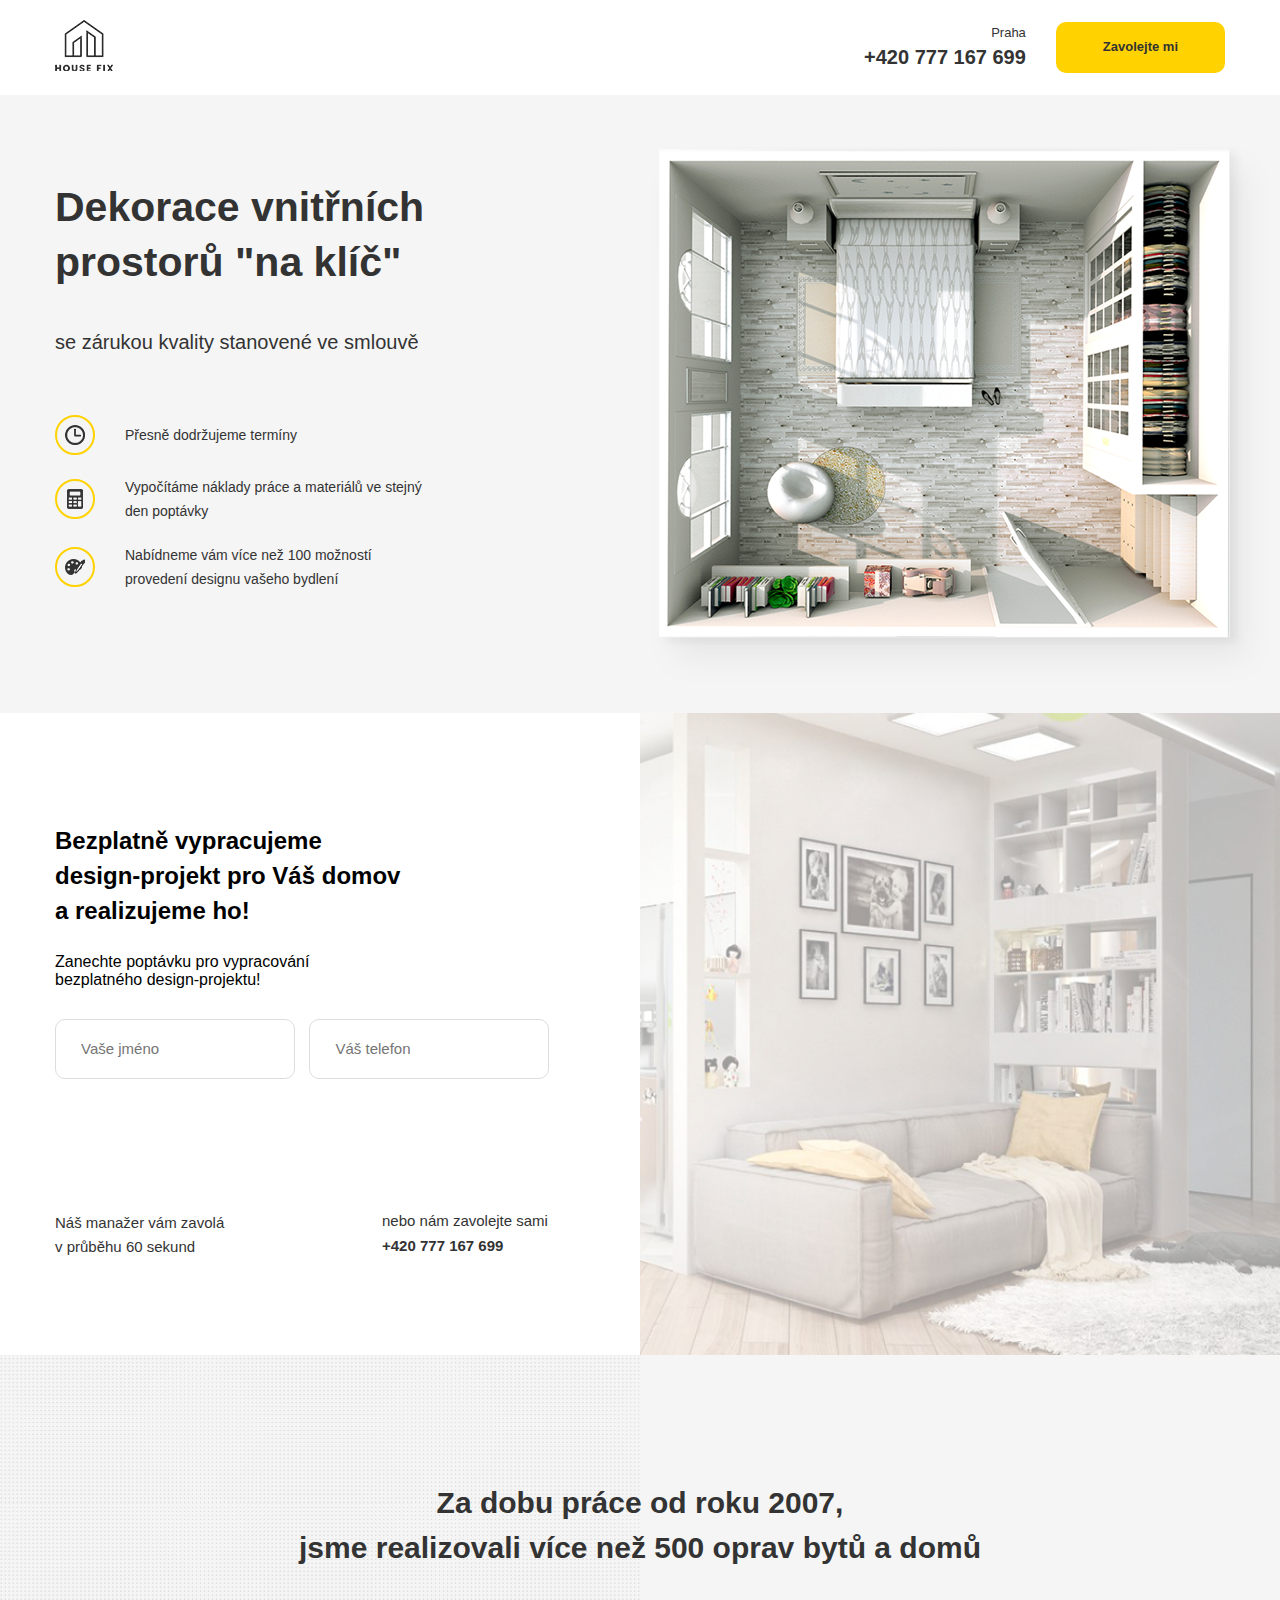
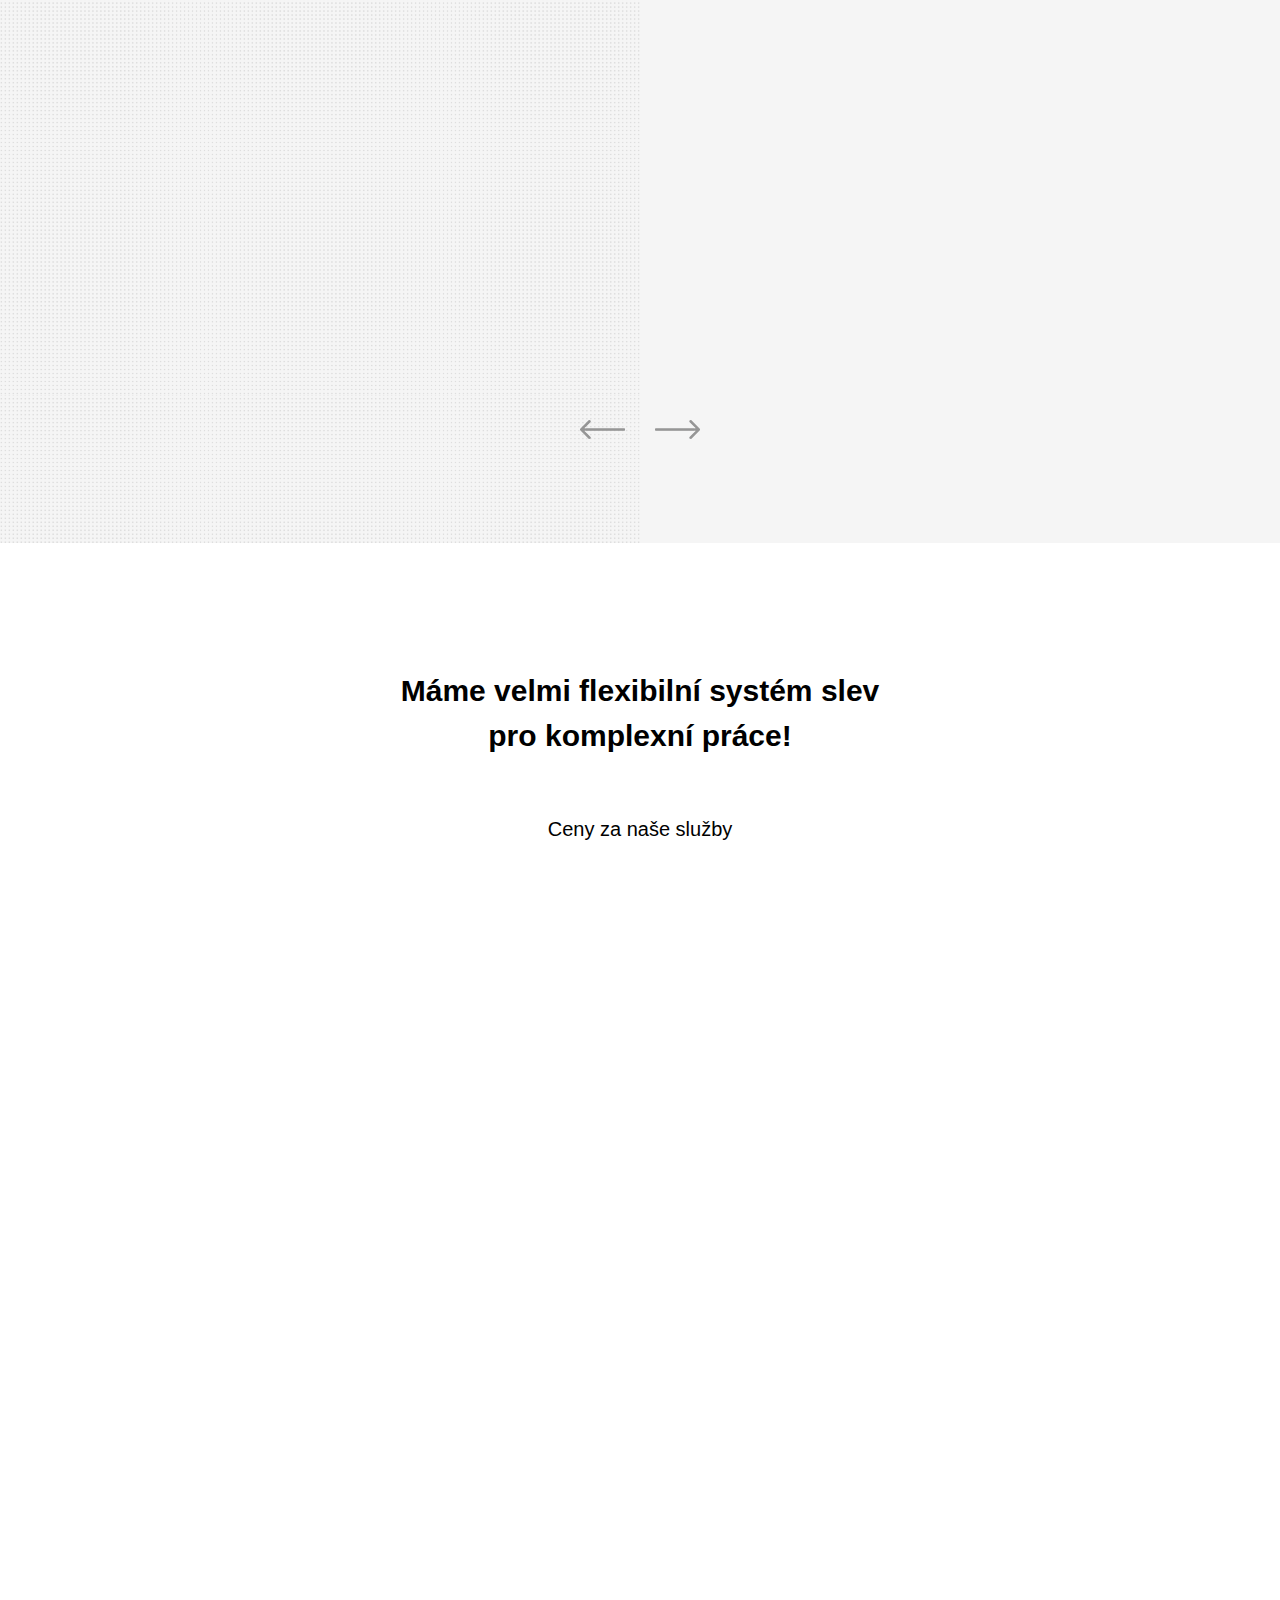
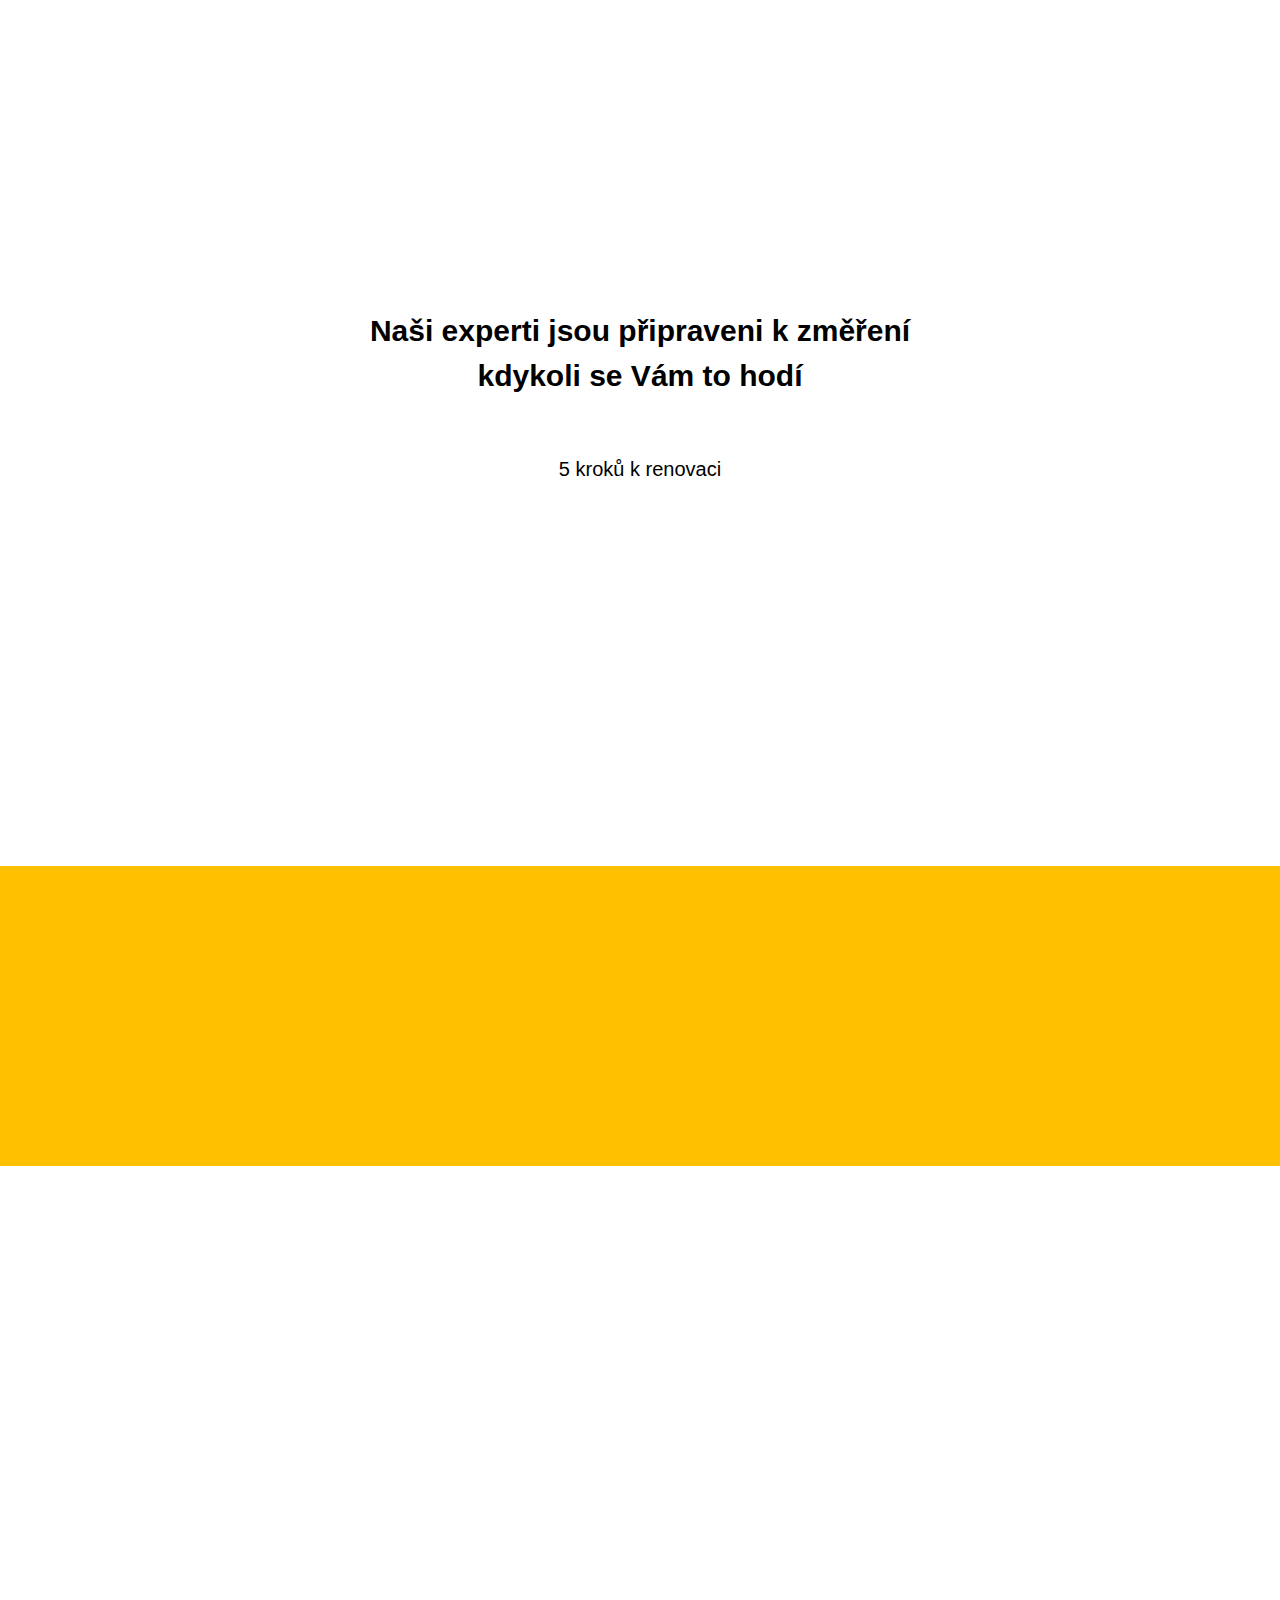
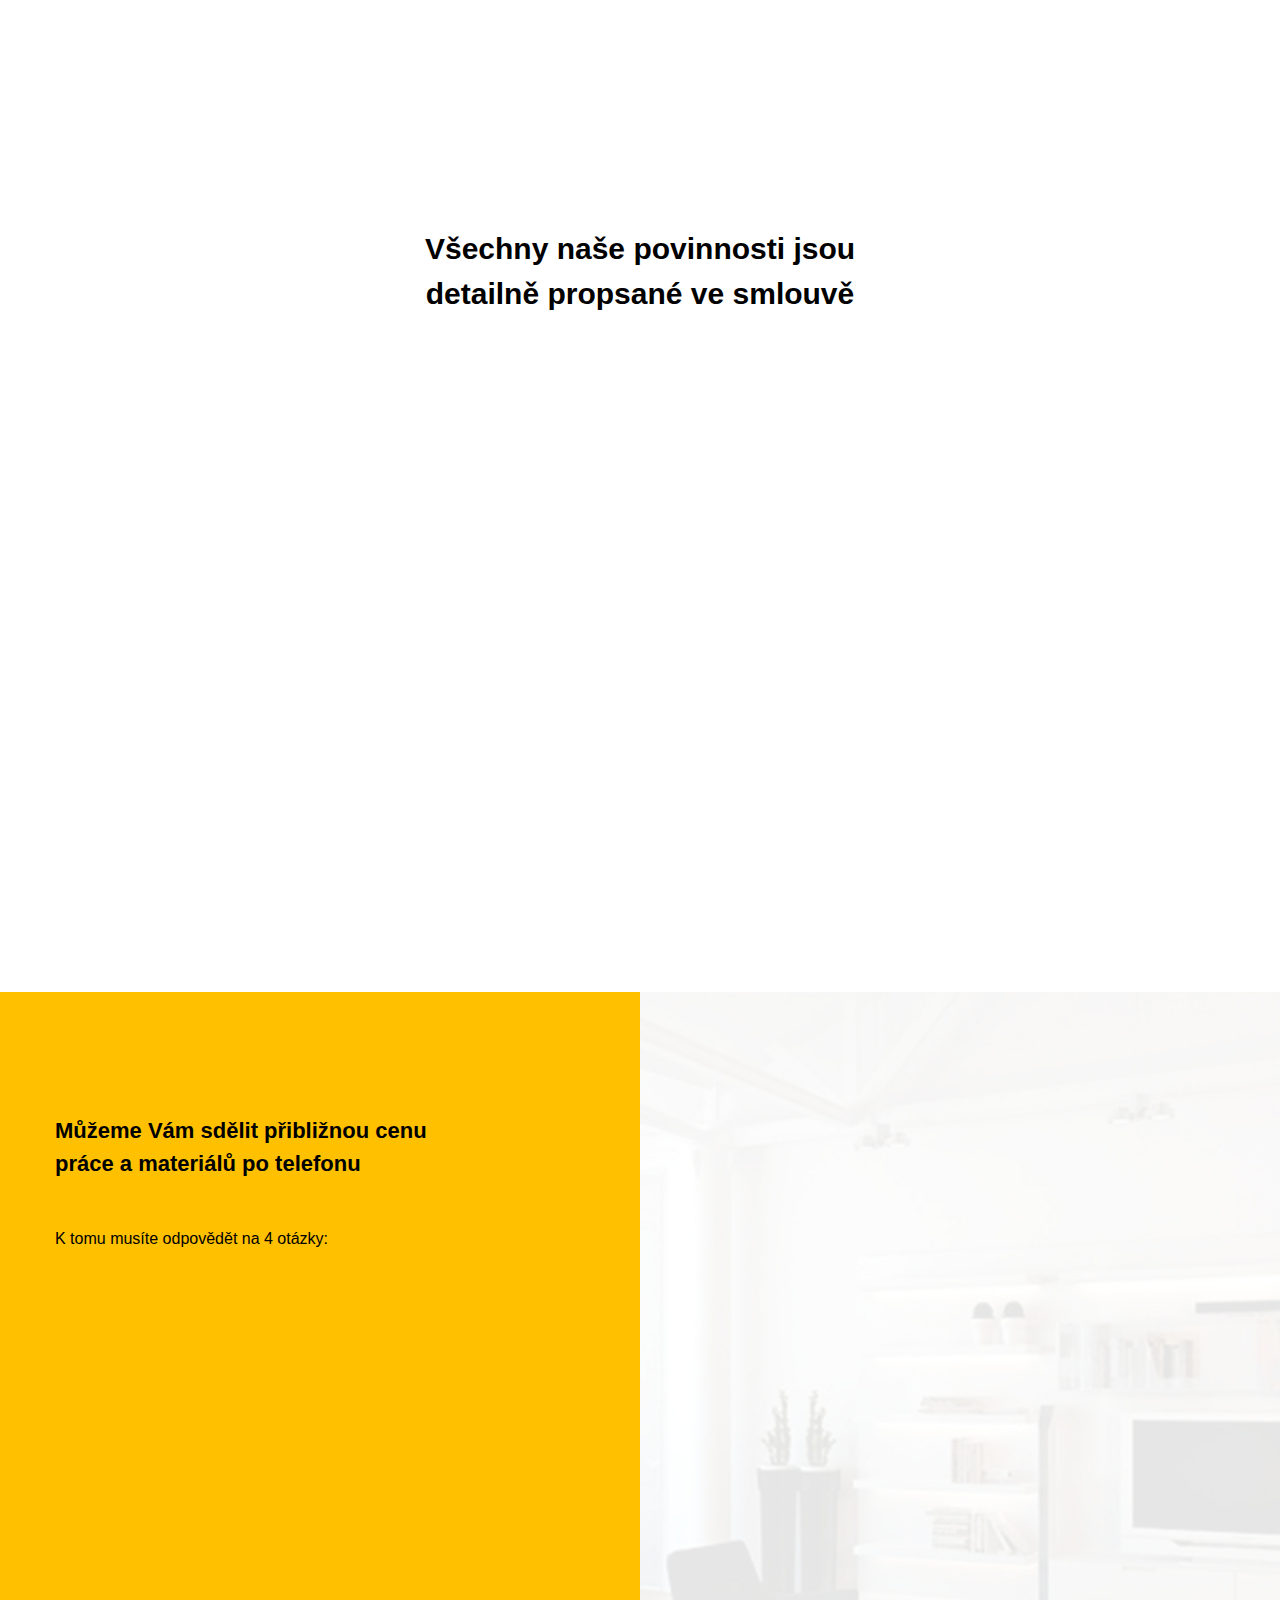
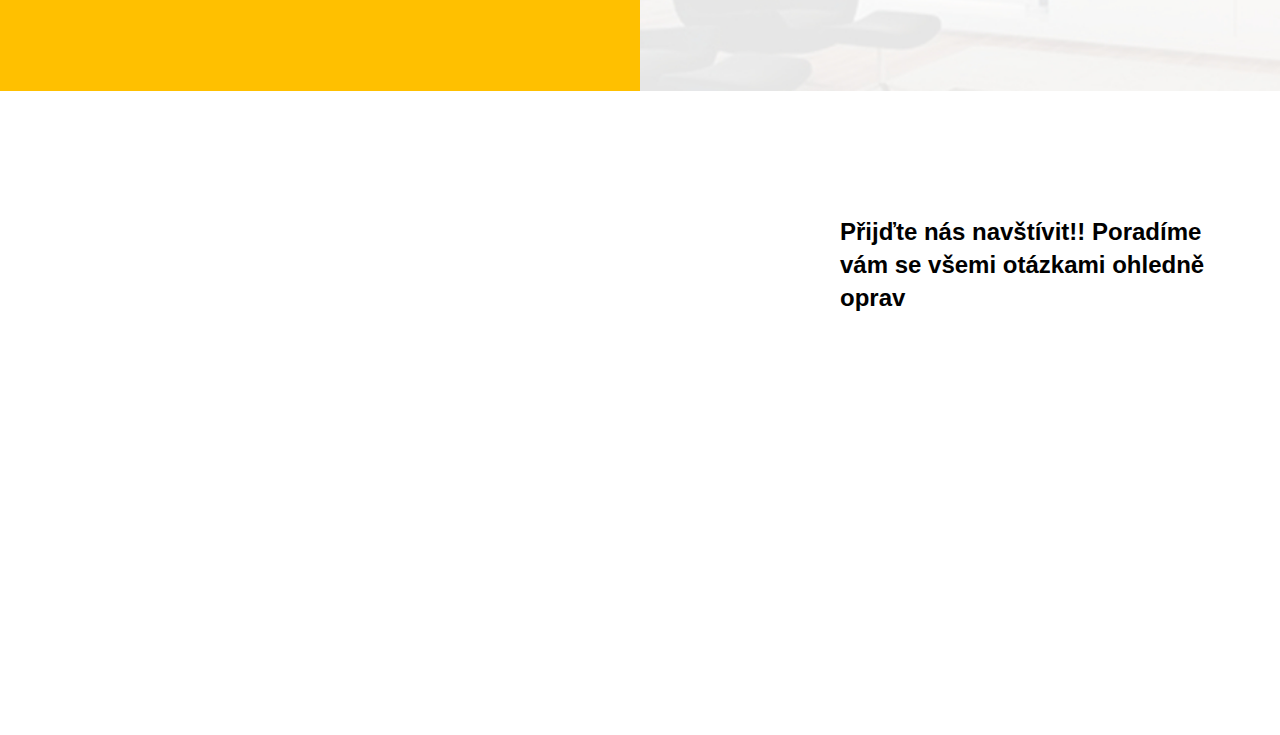
<file: src/index.html>
<!DOCTYPE html>
<html lang="cz">
<head>
    <meta charset="UTF-8">
    <meta http-equiv="X-UA-Compatible" content="IE=edge">
    <meta name="viewport" content="width=device-width, initial-scale=1.0">
    <title>HouseFix</title>
    <link rel="stylesheet" href="css/normalize css.css">
    <link rel="stylesheet" href="css/slick.css">
    <link rel="stylesheet" href="css/animate.min.css">
    <link rel="stylesheet" href="css/style.css">

</head>
<body>
    <header class="header">
        <div class="container">
            <div class="header-block">
                <div class="header__logo wow animate__animated animate__flip">
                    <img src="img/logo.png" alt="Logo">
                </div>
                <div class="header__info">
                    <div class="header__contacts">
                        <span class="header__adres">Praha</span>
                        <a href="tel:+420777167699" class="header__phone">+420 777 167 699</a>
                    </div>
                    <button class="button header__button wow animate__animated animate__pulse animate__infinite	"  id="button">Zavolejte mi</button>                   
                </div>                
            </div>
        </div>
    </header>

    <main>        
        <section class="main">
            <div class="container">
                <div class="main-block">
                    <div class="main-text">
                        <h1 class="main-text__title">Dekorace vnitřních prostorů "na klíč"</h1>
                        <span class="main-text__subtitle">se zárukou kvality stanovené ve smlouvě</span>
                        <ul class="main-list">
                            <li class="main-list__item wow animate__animated animate__backInLeft" data-wow-delay=".3s" >
                                <div class="main-list__image">
                                    <img src="img/clock.png" alt="clock">
                                </div>
                                <span class="main-list__text">Přesně dodržujeme termíny</span>
                            </li>
                            <li class="main-list__item wow animate__animated animate__backInLeft"data-wow-delay=".6s" >
                                <div class="main-list__image">
                                    <img src="img/calculator.png" alt="calculator">
                                </div>
                                <span class="main-list__text">Vypočítáme náklady práce a materiálů ve stejný den poptávky </span>
                            </li>
                            <li class="main-list__item wow animate__animated animate__backInLeft" data-wow-delay=".9s">
                                <div class="main-list__image">
                                    <img src="img/paint.png" alt="paint">
                                </div>
                                <span class="main-list__text">Nabídneme vám více než 100 možností provedení designu vašeho bydlení </span>
                            </li>                            
                            
                        </ul>
                    </div>
                    <div class="main-image wow animate__animated animate__backInLeft" data-wow-delay=".1s">
                        <img src="img/main-image.png" alt="rozpolozeni bytu">
                    </div>
                </div>
            </div>
        </section>

        <section class="offer">
            <div class="container">
               <div class="offer-block wow animate__animated animate__flash">
                  <h2 class="offer-title">
                    Bezplatně vypracujeme design-projekt pro Váš domov a realizujeme ho!
                </h2>
                  <span class="offer-subtitle">
                    Zanechte poptávku pro vypracování bezplatného design-projektu!
                </span>
                  <form action="#" class="form offer__form ">
                      <input type="text " class="input offer__input " placeholder="Vaše jméno" > 
                      <input type="tel" class="input offer__input " placeholder="Váš telefon" >                       
                  
                      <button class="button offer__button  wow animate__animated animate__pulse animate__infinite">
                         Získejte bezplatný design-projekt
                       </button>
                                             
                      
                       <div class="offer__info">
                        <p class="offer-p">Náš manažer vám zavolá
                            v průběhu 60 sekund                        
                            </p>   
                        <div class="offer__contact">
                            
                            <span class="offer__text">nebo nám zavolejte sami</span>
                            <a href="tel:+420777167699" class="offer__phone">+420 777 167 699</a>
                        </div>
                       </div>                 
                  </form>

               </div>
            
            </div>
        </section>

        <section class="portfolio">
            <div class="container">
                <h2 class="section-title portfolio__title ">
                    Za dobu práce od roku 2007, <br>jsme realizovali více než 500 oprav bytů a domů
                </h2>
                <div class="slider wow animate__animated animate__backInLeft">
                    <div class="slider__item"><img class="slider__image" src="img/portfolio1.jpg" alt="obrazek 1"></div>
                    <div class="slider__item"><img class="slider__image" src="img/portfolio2.jpg" alt="obrazek 2"></div>
                    <div class="slider__item"><img class="slider__image" src="img/portfolio3.jpg" alt="obrazek 3"></div>
                    <div class="slider__item"><img class="slider__image" src="img/portfolio1.jpg" alt="obrazek 1"></div>
                    <div class="slider__item"><img class="slider__image" src="img/portfolio2.jpg" alt="obrazek 2"></div>
                    <div class="slider__item"><img class="slider__image" src="img/portfolio3.jpg" alt="obrazek 3"></div>
                   
                </div>
                <div class="arrows portfolio__arrows">
                    <div class="arrows__left">
                        <img src="img/arrow-left.png" alt="arrow-left">
                    </div>
                    <div class="arrows__right">
                        <img src="img/arrow-right.png" alt="arrow-right">
                    </div>
                </div>
            </div>

        </section>

        <section class="price">
            <div class="container">
                <h2 class="section-title price__title">Máme velmi flexibilní systém slev <br> pro komplexní práce!                    
                    </h2>
                <span class="section-subtitle price__subtitle">Ceny za naše služby</span>
                <div class="cards">
                    <div class="card price__card wow animate__animated animate__fadeInUp" data-wow-delay=".1s" > 
                        <div class="card__image">
                            <img src="img/price_1.jpg" alt="koupelna">
                        </div>
                        <div class="card__text">
                            <h4 class="card__title">
                                Rekonstrukce koupelen a toalet
                            </h4>
                            <a href="#" class="card__link">
                                Zjistit ceny
                            </a>
                        </div>
                    </div>
                    <div class="card price__card wow animate__animated animate__fadeInUp " data-wow-delay=".2s">
                        <div class="card__image">
                            <img src="img/price_2.jpg" alt="pokojů">
                        </div>
                        <div class="card__text">
                            <h4 class="card__title">
                                Rekonstrukce pokojů a apartmánů
                            </h4>
                            <a href="#" class="card__link">
                                Zjistit ceny
                            </a>
                        </div>
                    </div>
                    <div class="card price__card wow animate__animated animate__fadeInUp" data-wow-delay=".3s">
                        <div class="card__image">
                            <img src="img/price_3.jpg" alt="kancelářských">
                        </div>
                        <div class="card__text">
                            <h4 class="card__title">
                                Výzdoba kancelářských prostorů
                            </h4>
                            <a href="#" class="card__link">
                                Zjistit ceny
                            </a>
                        </div>
                    </div>
                    <div class="card price__card wow animate__animated animate__fadeInUp" data-wow-delay=".4s">
                        <div class="card__image">
                            <img src="img/price_4.jpg" alt="Rekonstrukce">
                        </div>
                        <div class="card__text">
                            <h4 class="card__title">
                                Rekonstrukce v nových budovách
                            </h4>
                            <a href="#" class="card__link">
                                Zjistit ceny
                            </a>
                        </div>
                    </div>
                    <div class="card price__card wow animate__animated animate__fadeInUp" data-wow-delay=".5s">
                        <div class="card__image">
                            <img src="img/price_5.jpg" alt="kuchyní">
                        </div>
                        <div class="card__text">
                            <h4 class="card__title">
                                Renovace kuchyní
                            </h4>
                            <a href="#" class="card__link">
                                Zjistit ceny
                            </a>
                        </div>
                    </div>
                    <div class="card price__card wow animate__animated animate__fadeInUp" data-wow-delay=".6s">
                        <div class="card__image">
                            <img src="img/price_6.jpg" alt="Opravy">
                        </div>
                        <div class="card__text">
                            <h4 class="card__title">
                                Opravy chat a chalup
                            </h4>
                            <a href="#" class="card__link">
                                Zjistit ceny
                            </a>
                        </div>
                    </div>
                </div>
            </div>
        </section>

        <section class="steps">
            <div class="container">
                <h2 class="section-title steps__title">Naši experti jsou připraveni k změření<br>kdykoli se Vám to hodí</h2>
                <span class="section-subtitle steps__subtitle">5 kroků k renovaci</span>
                <div class="icons">
                    <div class="icon  wow animate__animated animate__backInLeft"data-wow-delay=".1s">
                        <div class="icon__image">
                            <img src="img/icon1.png" alt="ikona1">
                        </div>
                        <span class="icon__text">Voláte nám
                            nebo zanecháváte požadavek</span>
                    </div>
                    <div class="icon  wow animate__animated animate__backInLeft"data-wow-delay=".3s">
                        <div class="icon__image">
                            <img src="img/icon2.png" alt="ikona2">
                        </div>
                        <span class="icon__text">Dohodneme se na čase pro změření vašeho objektu</span>
                    </div>
                    <div class="icon  wow animate__animated animate__backInLeft"data-wow-delay=".5s">
                        <div class="icon__image">
                            <img src="img/icon3.png" alt="ikona3">
                        </div>
                        <span class="icon__text">Vypočítáme rozpočet a schválíme ho s vámi</span>
                    </div>
                    <div class="icon  wow animate__animated animate__backInLeft"data-wow-delay=".7s">
                        <div class="icon__image">
                            <img src="img/icon4.png" alt="ikona4">
                        </div>
                        <span class="icon__text">Podepíšeme smlouvu a nakoupíme materiál za výhodnou cenu</span>
                    </div>
                    <div class="icon  wow animate__animated animate__backInLeft"data-wow-delay=".9s">
                        <div class="icon__image">
                            <img src="img/icon5.png" alt="ikona5">
                        </div>
                        <span class="icon__text">Provádíme opravy v uvedeném termínu </span>
                    </div>
                </div>
            </div>
        </section>
       
       <section>
        <div class="notice">
            <div class="container">
                <h2 class="notice__text wow animate__animated animate__heartBeat">
                    Oprava Vás bude stát levněji, protože <br>používáme kvalitní materiály za velkoobchodní ceny
                </h2>
            </div>
        </div>

       </section>
       <section class="info">
        <div class="container">
          <div class="benefits info__block">
            <div class="benefit wow animate__animated animate__fadeInUp" data-wow-delay=".1s">
                <span class="benefit__text">Pomůžeme vám zakoupit veškeré materiály za velkoobchodní ceny u pro prověřených dodavatelů
                </span>
                <img class="benefit__image" src="img/benefit1.png" alt="benefit1">
            </div>
            <div class="benefit wow animate__animated animate__fadeInUp" data-wow-delay=".3s">
                <span class="benefit__text">Uděláme Vám <strong>maximální slevu</strong>
                    u našich partnerů na nákup materiálů                    
                </span>
                <img class="benefit__image" src="img/benefit2.png" alt="benefit2">
            </div>
            <div class="benefit wow animate__animated animate__fadeInUp" data-wow-delay=".5s">
                <span class="benefit__text">Vše, co nedokážete najít v obchodech -
                    pomůžeme objednat <strong> u prověřených dodavatelů</strong>                    
                </span>
                <img class="benefit__image" src="img/benefit3.png" alt="benefit3">
            </div>
          </div>
          <div class="documents">
            <h2 class="section-title documents__title">Všechny naše povinnosti jsou<br>
                detailně propsané ve smlouvě
                </h2>
                <div class="documents-block">
                    <div class="documents-block__item wow animate__animated animate__backInLeft" data-wow-delay=".5s">
                        <div class="documents-block__image">
                            <img src="img/document1.png" alt="doc1">
                        </div>
                        <div class="documents-block__text">
                            Záruka kvality <br>provedené práce 
                        </div>
                    </div>
                    <div class="documents-block__item wow animate__animated animate__backInLeft" data-wow-delay=".3s">
                        <div class="documents-block__image"><img src="img/document2.png" alt="doc2"></div>
                        <div class="documents-block__text">Záruka na fixované ceny<br> Druhy práce a jejich ceny<br>  
                            jsou propsané ve smlouvě                          
                             </div>
                         </div>
                         <div class="documents-block__item wow animate__animated animate__backInLeft" data-wow-delay=".1s">
                         <div class="documents-block__image"><img src="img/dokument3.png" alt="doc3"></div>
                         <div class="documents-block__text">Garance na přesné dodržení<br> termínů a zodpovědnosti <br>
                            za nesplnění                            
                             </div>                        
                    </div>
                </div>
          </div>
        </div>
       </section>
       <section class="brief">
        <div class="container">
            <div class="brief-block">
                <div class="interview brief__interview">
                    <h3 class="interview__title">Můžeme Vám sdělit přibližnou cenu<br> práce a materiálů po telefonu</h3>
                    <span class="interview__subtitle">K tomu musíte odpovědět na 4 otázky:</span>
                    <ul class="interview-list">
                        <li class="interview-list__item wow animate__animated animate__backInLeft" data-wow-delay=".1s">
                            <span class="interview-list__counter">1.</span>
                            <span class="iterview-list__text">Jaká je plocha místnosti?</span>
                        </li>
                        <li class="interview-list__item wow animate__animated animate__backInLeft" data-wow-delay=".3s">
                            <span class="interview-list__counter">2.</span>
                            <span class="iterview-list__text">Máte novou budovu nebo starší bydlení?</span>
                        </li>
                        <li class="interview-list__item wow animate__animated animate__backInLeft" data-wow-delay=".5s">
                            <span class="interview-list__counter">3.</span>
                            <span class="iterview-list__text">Kde se nachazí místnost, ve které budou<br>probíhat opravy?</span>
                        </li>
                        <li class="interview-list__item wow animate__animated animate__backInLeft" data-wow-delay=".7s">
                            <span class="interview-list__counter">4.</span>
                            <span class="iterview-list__text">Účel místnosti?</span>
                        </li>
                    </ul>                  
                </div>
                <div class="form brief__form wow animate__animated animate__heartBeat">
                    <h3 class="form__title">Zanechte poptávku na bezplatný<br>výpočet renovace po telefonu </h3> 
                    <span class="form__subtitle">Vyplňte níže uvedený formulář</span>  
                    <form action="#" class="form" id="brief-form">
                        <input type="text" name="username"  class="input brief__input" placeholder="Vaše jméno">
                        <input type="text" name="phone" class="input brief__input" placeholder="Váš telefon">
                        <button class="button brief__button wow animate__animated animate__pulse animate__infinite">Vypočítat náklady</button>
                        <span class="form__description"> Zavoláme vám nazpět do 60 sekund</span>
                    </form>               
                </div>
            </div>
        </div>
       </section>


    </main> 

    <footer class="footer">
       
        <div class="container">           
            <div class="contacts-block">
                <div class="contacts">
                    <h3 class="contacts__title">Přijďte nás navštívit!! Poradíme vám se všemi otázkami
                        ohledně oprav              
                        </h3>
                        <ul class="contacts-list">
                            <li class="contacts-list__item wow animate__animated animate__backInRight" data-wow-delay=".1s">
                                <span class="contacts-list__icon">
                                    <img src="img/i1.png" alt="mapa">
                                </span>
                                <span class="contacts-list__text">Praha <br>
                                    <strong>Štítného 285/29,<br>
                                        130 00 Praha 3-Žižkov, Czechia</span>
                                    </strong>
                            </li>
                            <li class="contacts-list__item wow animate__animated animate__backInRight" data-wow-delay=".3s">
                                <span class="contacts-list__icon">
                                    <img src="img/i2.png" alt="cas">
                                </span>
                                <span class="contacts-list__text">Pracovní doba:<br>
                                     <strong>od 9:00 do 18:00</strong>
                                     </span>
                            </li>
                            <li class="contacts-list__item wow animate__animated animate__backInRight" data-wow-delay=".5s">
                                <span class="contacts-list__icon">
                                    <img src="img/i3.png" alt="telefon">
                                </span>
                                <span class="contacts-list__text">Telefon:<br>
                                     <strong><a href="tel:+420777167699">+ 420 777 167 699</a>
                                    </strong>
                                    </span>
                            </li>
                        </ul>

                </div>
            </div>
            <div class="map wow animate__animated animate__heartBeat" id="map"><iframe src="https://www.google.com/maps/embed?pb=!1m18!1m12!1m3!1d2560.0582544447984!2d14.450041615590914!3d50.085196179426696!2m3!1f0!2f0!3f0!3m2!1i1024!2i768!4f13.1!3m3!1m2!1s0x470b949f25df712b%3A0xfeb8d30581d5761a!2zxaB0w610bsOpaG8gMjg1LzI5LCAxMzAgMDAgUHJhaGEgMy3FvWnFvmtvdiwgxIxlc2tv!5e0!3m2!1scs!2sit!4v1675004681511!5m2!1scs!2sit" width="100%" height="640" style="border:0;" allowfullscreen="" loading="lazy" referrerpolicy="no-referrer-when-downgrade"></iframe>
            </div>        
        </div>
    </footer>




      <div class="modal" id="modal">
        <div class="modal-dialog">
            <button class="modal-dialog__close" id="close">&times;</button>
           <h4 class="modal-dialog__title">Modální okno</h4>
        </div>
      <script src="https://code.jquery.com/jquery-3.6.3.min.js"></script>
      <script src="js/slick.min.js"></script>
      <script src="js/wow.min.js"></script>
      <script src="js/jquery.validate.min.js"></script>
      <script src="js/main.js"></script>
</body>
</html>
</file>
<file: src/css/style.css>
@font-face {
  font-family: "Museo Sans  Light";
  src: url("../fonts/MuseoSansCyrl-300.eot");
  src: url("../fonts/MuseoSansCyrl-300.eot?#iefix") format("embedded-opentype"), url("../fonts/MuseoSansCyrl-300.woff") format("woff"), url("../fonts/MuseoSansCyrl-300.ttf") format("truetype");
  font-weight: normal;
  font-style: normal;
}
@font-face {
  font-family: "Museo Sans  Bold";
  src: url("../fonts/MuseoSansCyrl-700.eot");
  src: url("../fonts/MuseoSansCyrl-700.eot?#iefix") format("embedded-opentype"), url("../fonts/MuseoSansCyrl-700.woff") format("woff"), url("../fonts/MuseoSansCyrl-700.ttf") format("truetype");
  font-weight: normal;
  font-style: normal;
}
* {
  box-sizing: border-box;
}

body {
  font-family: "Museo Sans Light", sans-serif;
  font-weight: 300;
}
@media (max-width: 320px) {
  body {
    height: 10231px;
    opacity: -1;
  }
}

img {
  max-width: 100%;
}

.container {
  max-width: 1170px;
  width: 96%;
  margin: auto;
}
@media (max-width: 640px) {
  .container {
    width: 90%;
  }
}

.button {
  background-color: #ffd200;
  color: #333;
  border: none;
  font-family: "Museo Sans Bold", sans-serif;
  font-weight: 700;
  cursor: pointer;
  padding: 18px 47px;
  border-radius: 10px;
}
.button:hover {
  background-color: #ffdb33;
}

.input {
  border: 1px solid #dddddd;
  font-size: 15px;
  border-radius: 10px;
  padding: 20px 25px;
}

.section-title {
  font-size: 30px;
  font-family: "Museo Sans Bold", sans-serif;
  font-weight: 700;
  text-align: center;
  line-height: 45px;
}

.section-subtitle {
  color: #000;
  font-size: 20px;
  text-align: center;
  display: block;
}

.header {
  padding: 20px 0;
}
.header-block {
  display: flex;
  justify-content: space-between;
  align-items: center;
}
.header__info {
  display: flex;
  text-align: right;
}
.header__contacts {
  display: flex;
  flex-direction: column;
  justify-content: center;
}
@media (max-width: 640px) {
  .header__contacts {
    display: none;
  }
}
.header__adres {
  color: #333;
  font-size: 13px;
  font-weight: 400;
}
.header__phone {
  font-size: 20px;
  font-weight: 400;
  color: #333;
  text-decoration: none;
  display: block;
  margin-top: 5px;
  font-family: "Museo Sans Bold", sans-serif;
  font-weight: 700;
}
.header__button {
  padding: 18px 47px;
  border-radius: 10px;
  margin-left: 30px;
  font-size: 13px;
}

.main {
  background-color: #f5f5f5;
}
.main-block {
  display: flex;
  padding: 40px 0 15px;
}
@media (max-width: 1200px) {
  .main-block {
    flex-direction: column;
  }
}
.main-text {
  flex-basis: 50%;
}
@media (max-width: 1200px) {
  .main-text {
    margin-bottom: 30px;
  }
}
.main-text__title {
  font-size: 41px;
  color: #333;
  padding-right: 200px;
  line-height: 55px;
  font-family: "Museo Sans Bold", sans-serif;
  font-weight: 700;
  margin: 45px 0 20px 0;
}
@media (max-width: 1200px) {
  .main-text__title {
    padding-right: 10px;
  }
}
@media (max-width: 640px) {
  .main-text__title {
    font-size: 30px;
    line-height: 1.4;
  }
}
.main-text__subtitle {
  font-size: 20px;
  line-height: 65px;
  color: #333;
}
@media (max-width: 640px) {
  .main-text__subtitle {
    font-size: 16px;
    line-height: 1.4;
  }
}
.main-image {
  margin-right: -55px;
}
@media (max-width: 1200px) {
  .main-image {
    width: 100%;
  }
}
.main-list {
  margin: 40px 0 0 0;
  padding: 0 0 0 0;
}
@media (max-width: 640px) {
  .main-list {
    margin: 30px 0 0 0;
  }
}
.main-list__item {
  display: flex;
  align-items: center;
  margin-bottom: 20px;
}
.main-list__item:last-child {
  margin-bottom: 0;
}
@media (max-width: 640px) {
  .main-list__item {
    margin-bottom: 15px;
  }
}
.main-list__image {
  width: 40px;
  height: 40px;
  border: 2px solid #ffd200;
  display: flex;
  align-items: center;
  border-radius: 50px;
  justify-content: center;
  margin-right: 30px;
}
.main-list__text {
  line-height: 24px;
  font-size: 14px;
  color: #333;
  max-width: 300px;
}
@media (max-width: 640px) {
  .main-list__text {
    font-size: 12px;
    max-width: 250px;
  }
}

.offer {
  padding: 90px 0;
  background: url("../img/offer-bg.jpg") no-repeat;
  background-position: center right;
  background-size: contain;
  position: relative;
}
@media (max-width: 1200px) {
  .offer {
    background-size: cover;
  }
}
@media (max-width: 768px) {
  .offer {
    background: #fff;
  }
}
.offer:before {
  content: "";
  width: 50%;
  height: 100%;
  position: absolute;
  background-color: #fff;
  top: 0;
  left: 0;
}
.offer-block {
  width: 50%;
  padding-right: 90px;
  position: relative;
}
@media (max-width: 768px) {
  .offer-block {
    width: 100%;
    padding-right: 0;
  }
}
.offer-title {
  font-size: 24px;
  line-height: 35px;
  margin-bottom: 25px;
  max-width: 350px;
  font-family: "Museo Sans Bold", sans-serif;
  font-weight: 700;
}
.offer-subtitle {
  display: inline-block;
  max-width: 260px;
  font-size: 16px;
  margin-bottom: 30px;
}
.offer__input {
  margin-bottom: 30px;
  width: 240px;
}
@media (max-width: 1200px) {
  .offer__input {
    width: 100%;
    margin-bottom: 15px;
  }
}
.offer__input:first-child {
  margin-right: 10px;
}
.offer__button {
  width: 100%;
  min-height: 70px;
  margin-bottom: 30px;
  cursor: pointer;
  font-size: 13px;
  font-size: 16px;
}
.offer__info {
  display: flex;
  justify-content: space-between;
}
.offer-p {
  width: 171px;
  height: 39px;
  color: #333;
  font-size: 15px;
  font-weight: 400;
  line-height: 24px;
  text-align: left;
  margin-top: 2px;
}
.offer__text {
  display: flex;
  width: 168px;
  height: 15px;
  color: #333;
  font-size: 15px;
  font-weight: 400;
  line-height: 24px;
  text-align: left;
}
.offer__phone {
  display: flex;
  width: 124px;
  height: 12px;
  color: #333;
  font-size: 15px;
  font-weight: 400;
  line-height: 24px;
  text-align: left;
  text-decoration: none;
  margin-top: 10px;
  font-family: "Museo Sans Bold", sans-serif;
  font-weight: 700;
}

.portfolio {
  padding: 100px 0;
  background: #f5f5f5 url("../img/portfolio-bg.png") left repeat-y;
  background-size: 50%;
}
@media (max-width: 806px) {
  .portfolio {
    padding: 40px 0;
  }
}
.portfolio__title {
  margin-bottom: 100px;
  color: #333;
}
@media (max-width: 806px) {
  .portfolio__title {
    font-size: 18px;
    margin-bottom: 40px;
  }
}
.portfolio__arrows {
  max-width: 120px;
  display: flex;
  justify-content: space-between;
  margin: auto;
  margin-top: 70px;
}

.arrows__left, .arrows__right {
  cursor: pointer;
}

.slider__image {
  margin: auto;
}

.price {
  padding: 100px 0;
}
@media (max-width: 806px) {
  .price {
    padding: 0;
  }
}
.price__title {
  margin-bottom: 60px;
}
@media (max-width: 806px) {
  .price__title {
    margin-bottom: 26px;
    font-size: 18px;
  }
}
.price__subtitle {
  margin-bottom: 60px;
}
.price__card {
  margin-bottom: 30px;
}

.cards {
  display: flex;
  flex-wrap: wrap;
  justify-content: space-between;
}
@media (max-width: 1200px) {
  .cards {
    width: 100%;
    justify-content: center;
  }
}
@media (max-width: 806px) {
  .cards {
    width: 100%;
    justify-content: flex-center;
  }
}

.card {
  text-align: center;
  border: 1px solid #e8e8e8;
  transition: 0.2s;
}
.card:hover {
  box-shadow: 0 20px 25px rgba(0, 0, 0, 0.1);
}
.card:hover .card__image::before {
  opacity: 1;
}
.card__text {
  padding: 40px;
}
.card__title {
  margin-top: 0;
}
.card__image {
  position: relative;
}
.card__image img {
  display: block;
}
.card__image::before {
  content: "";
  position: absolute;
  left: 0;
  top: 0;
  width: 100%;
  height: 100%;
  background-image: linear-gradient(to top, #ffd200 0%, rgba(255, 255, 255, 0) 100%);
  opacity: 0;
  transition: 0.2s;
}
.card__title {
  font-size: 18px;
  color: #000;
  margin-bottom: 30px;
}
.card__link {
  display: inline-block;
  font-family: "Museo Sans Bold", sans-serif;
  font-weight: 700;
  text-decoration: none;
  color: #333;
  position: relative;
}
.card__link:hover::after {
  height: 13px;
}
.card__link::after {
  content: "";
  display: block;
  position: absolute;
  z-index: -1;
  bottom: -4px;
  left: 0;
  width: 100%;
  height: 3px;
  background-color: #ffd200;
  transition: 0.2s;
}

.steps {
  padding-bottom: 120px;
}
@media (max-width: 806px) {
  .steps {
    padding-bottom: 70px;
  }
}
.steps__title {
  margin-bottom: 60px;
}
@media (max-width: 806px) {
  .steps__title {
    font-size: 18px;
  }
}
.steps__subtitle {
  margin-bottom: 75px;
}

.icons {
  display: flex;
  justify-content: space-between;
}
@media (max-width: 1200px) {
  .icons {
    width: 50%;
    flex-wrap: wrap;
    justify-content: center;
  }
}
@media (max-width: 768px) {
  .icons {
    width: 100%;
    display: block;
    justify-content: space-between;
  }
}

.icon {
  text-align: center;
  position: relative;
}
.icon:last-child::after {
  display: none;
}
.icon::after {
  content: "";
  position: absolute;
  top: -10px;
  right: -95px;
  display: block;
  width: 72px;
  height: 25px;
  background-image: url("../img/iconArowwRight.png");
}
@media (max-width: 1200px) {
  .icon::after {
    display: none;
  }
}
.icon__image {
  width: 100px;
  height: 100px;
  margin: auto;
  border: 3px solid #ffd200;
  background-color: #fff;
  border-radius: 100px;
  display: flex;
  justify-content: center;
  align-items: center;
  margin-bottom: 30px;
}
.icon__image img {
  width: 30px;
  height: 30px;
  display: inline-block;
}
.icon__text {
  max-width: 140px;
  display: inline-block;
  font-size: 14px;
  line-height: 20px;
}

.notice {
  background-color: #ffc000;
  padding: 100px 0;
}
@media (max-width: 806px) {
  .notice {
    padding-top: 70px;
    padding-bottom: 80px;
  }
}
.notice__text {
  text-align: center;
  font-size: 32px;
  max-width: 750px;
  margin: auto;
  line-height: 50px;
  font-weight: 300;
}
@media (max-width: 780px) {
  .notice__text {
    font-size: 18px;
    font-family: "Museo Sans Bold", sans-serif;
    font-weight: 700;
  }
}
@media (max-width: 380px) {
  .notice__text {
    max-width: 250px;
    font-size: 14px;
    font-family: "Museo Sans Bold", sans-serif;
    font-weight: 700;
  }
}

.info {
  padding: 100px 0;
}
.info__block {
  margin-bottom: 150px;
}

.benefits {
  display: flex;
  justify-content: space-between;
}
@media (max-width: 1200px) {
  .benefits {
    display: block;
    text-align: center;
  }
}

.benefit {
  background-color: #f7f7f7;
  height: 410px;
  display: flex;
  flex-direction: column;
  justify-content: space-between;
  max-width: 370px;
  position: relative;
}
.benefit__image {
  position: absolute;
  bottom: 0;
  left: 0;
}
.benefit__text {
  margin: 26px 100px 0 26px;
  font-size: 16px;
  line-height: 23px;
}
.benefit__text strong {
  font-family: "Museo Sans Bold", sans-serif;
  font-weight: 700;
}
@media (max-width: 420px) {
  .benefit__text {
    font-size: 10px;
  }
}

.documents__title {
  margin-bottom: 100px;
}
@media (max-width: 500px) {
  .documents__title {
    font-size: 18px;
    margin-bottom: 40px;
  }
}

.documents-block {
  display: flex;
  justify-content: space-between;
}
@media (max-width: 1200px) {
  .documents-block {
    display: block;
    text-align: center;
  }
}
.documents-block__text {
  text-align: center;
  margin-top: 40px;
  line-height: 24px;
  font-size: 18px;
}

.brief {
  background-image: url("../img/brief-bg.png"), url("../img/brifForm-bg.jpg");
  background-position: left center, center right;
  background-size: 50%, cover;
  background-repeat: repeat-y, no-repeat;
  padding: 100px 0;
}
@media (max-width: 768px) {
  .brief {
    background-image: url("../img/brief-bg.png"), url("../img/brifForm-bg.jpg");
    background-position: top center, center bottom;
    background-size: 100% 50%, cover;
    background-repeat: repeat-x, no-repeat;
    padding: 50px 0;
  }
}
.brief-block {
  display: flex;
}
@media (max-width: 768px) {
  .brief-block {
    flex-direction: column;
  }
}
.brief__interview {
  flex-basis: 50%;
}
.brief__form {
  flex-basis: 50%;
  padding-left: 200px;
  text-align: center;
}
@media (max-width: 1200px) {
  .brief__form {
    padding-left: 30px;
  }
}
@media (max-width: 768px) {
  .brief__form {
    padding-left: 0;
  }
}
.brief__input {
  width: 100%;
  max-width: 370px;
  margin-bottom: 15px;
}
.brief__button {
  width: 100%;
  max-width: 370px;
  display: block;
  height: 70px;
  margin: 15px auto 30px auto;
}

.interview {
  padding-right: 70px;
}
@media (max-width: 1200px) {
  .interview {
    padding-right: 30px;
  }
}
.interview__title {
  font-family: "Museo Sans Bold", sans-serif;
  font-weight: 700;
  font-size: 22px;
  line-height: 33px;
  margin-bottom: 50px;
}
@media (max-width: 1200px) {
  .interview__title {
    font-size: 18px;
    margin-bottom: 40px;
    margin-top: 150px;
  }
}
@media (max-width: 768px) {
  .interview__title {
    margin-top: 0;
  }
}
.interview__subtitle {
  font-size: 16px;
  margin-bottom: 100px;
  display: block;
}
@media (max-width: 1200px) {
  .interview__subtitle {
    font-size: 14px;
    margin-bottom: 30px;
  }
}
.interview-list {
  list-style-type: none;
  padding: 0;
}
.interview-list__item {
  display: flex;
  align-items: center;
  margin-bottom: 25px;
  font-family: "Museo Sans Bold", sans-serif;
  font-weight: 700;
}
.interview-list__counter {
  width: 35px;
  height: 35px;
  border: 2px solid #000;
  display: inline-block;
  text-align: center;
  line-height: 35px;
  border-radius: 50px;
  margin-right: 30px;
  font-size: 14px;
}
@media (max-width: 1200px) {
  .interview-list__counter {
    margin-right: 20px;
  }
}
.interview-list__text {
  max-width: 400px;
  font-size: 18px;
}
@media (max-width: 1200px) {
  .interview-list__text {
    font-size: 14px;
    max-width: 300px;
  }
}

.form__title {
  font-family: "Museo Sans Bold", sans-serif;
  font-weight: 700;
  font-size: 22px;
  line-height: 33px;
  margin-bottom: 50px;
}
@media (max-width: 1200px) {
  .form__title {
    font-size: 18px;
    margin-bottom: 27px;
    margin-top: 61px;
  }
}
.form__subtitle {
  font-size: 16px;
  margin-bottom: 50px;
  display: block;
}
@media (max-width: 1200px) {
  .form__subtitle {
    font-size: 14px;
    margin-bottom: 34px;
  }
}
.form__description {
  font-size: 15px;
}

.footer {
  position: relative;
}

.map {
  width: 50%;
  position: absolute;
  left: 0;
  top: 0;
}
@media (max-width: 768px) {
  .map {
    width: 100%;
    position: relative;
  }
}

.contacts {
  flex-basis: 50%;
  padding-top: 100px;
  padding-left: 200px;
}
@media (max-width: 1200px) {
  .contacts {
    padding-top: 60px;
    padding-right: 18px;
    padding-left: 24px;
  }
}
.contacts-block {
  display: flex;
  justify-content: flex-end;
}
@media (max-width: 768px) {
  .contacts-block {
    justify-content: center;
  }
}
@media (max-width: 550px) {
  .contacts-block {
    display: block;
  }
}
.contacts__title {
  font-family: "Museo Sans Bold", sans-serif;
  font-weight: 700;
  font-size: 24px;
  line-height: 33px;
  margin-bottom: 100px;
}
@media (max-width: 1200px) {
  .contacts__title {
    font-size: 18px;
    line-height: 24px;
    margin-top: 67px;
  }
}
.contacts-list {
  padding: 0;
  list-style-type: none;
}
.contacts-list__icon {
  width: 20px;
  height: 20px;
  text-align: center;
  line-height: 20px;
  margin-right: 20px;
}
.contacts-list__item {
  display: flex;
  align-items: flex-start;
  margin-bottom: 40px;
}
.contacts-list__item strong {
  font-family: "Museo Sans Bold", sans-serif;
  font-weight: 700;
}
.contacts-list__text {
  line-height: 1.4;
}
.contacts-list__text a {
  color: #000;
  text-decoration: none;
}
.contacts-list__text a:hover {
  text-decoration: underline;
}

.modal {
  position: fixed;
  left: 0;
  top: 0;
  width: 100%;
  height: 100%;
  border-color: rgba(0, 0, 0, 0.5);
  display: none;
}
.modal_active {
  display: flex;
}
.modal-dialog {
  margin: auto;
  max-width: 450px;
  width: 90%;
  min-height: 200px;
  background-color: #fff;
  padding: 40px;
  position: relative;
}
.modal-dialog__close {
  position: absolute;
  right: 0;
  top: 0;
}

.error {
  border: 2px solid red;
}/*# sourceMappingURL=style.css.map */
</file>
<file: src/css/normalize css.css>
/*! normalize.css v8.0.1 | MIT License | github.com/necolas/normalize.css */

/* Document
   ========================================================================== */

/**
 * 1. Correct the line height in all browsers.
 * 2. Prevent adjustments of font size after orientation changes in iOS.
 */

html {
  line-height: 1.15; /* 1 */
  -webkit-text-size-adjust: 100%; /* 2 */
}

/* Sections
   ========================================================================== */

/**
 * Remove the margin in all browsers.
 */

body {
  margin: 0;
}

/**
 * Render the `main` element consistently in IE.
 */

main {
  display: block;
}

/**
 * Correct the font size and margin on `h1` elements within `section` and
 * `article` contexts in Chrome, Firefox, and Safari.
 */

h1 {
  font-size: 2em;
  margin: 0.67em 0;
}

/* Grouping content
   ========================================================================== */

/**
 * 1. Add the correct box sizing in Firefox.
 * 2. Show the overflow in Edge and IE.
 */

hr {
  box-sizing: content-box; /* 1 */
  height: 0; /* 1 */
  overflow: visible; /* 2 */
}

/**
 * 1. Correct the inheritance and scaling of font size in all browsers.
 * 2. Correct the odd `em` font sizing in all browsers.
 */

pre {
  font-family: monospace, monospace; /* 1 */
  font-size: 1em; /* 2 */
}

/* Text-level semantics
   ========================================================================== */

/**
 * Remove the gray background on active links in IE 10.
 */

a {
  background-color: transparent;
}

/**
 * 1. Remove the bottom border in Chrome 57-
 * 2. Add the correct text decoration in Chrome, Edge, IE, Opera, and Safari.
 */

abbr[title] {
  border-bottom: none; /* 1 */
  text-decoration: underline; /* 2 */
  text-decoration: underline dotted; /* 2 */
}

/**
 * Add the correct font weight in Chrome, Edge, and Safari.
 */

b,
strong {
  font-weight: bolder;
}

/**
 * 1. Correct the inheritance and scaling of font size in all browsers.
 * 2. Correct the odd `em` font sizing in all browsers.
 */

code,
kbd,
samp {
  font-family: monospace, monospace; /* 1 */
  font-size: 1em; /* 2 */
}

/**
 * Add the correct font size in all browsers.
 */

small {
  font-size: 80%;
}

/**
 * Prevent `sub` and `sup` elements from affecting the line height in
 * all browsers.
 */

sub,
sup {
  font-size: 75%;
  line-height: 0;
  position: relative;
  vertical-align: baseline;
}

sub {
  bottom: -0.25em;
}

sup {
  top: -0.5em;
}

/* Embedded content
   ========================================================================== */

/**
 * Remove the border on images inside links in IE 10.
 */

img {
  border-style: none;
}

/* Forms
   ========================================================================== */

/**
 * 1. Change the font styles in all browsers.
 * 2. Remove the margin in Firefox and Safari.
 */

button,
input,
optgroup,
select,
textarea {
  font-family: inherit; /* 1 */
  font-size: 100%; /* 1 */
  line-height: 1.15; /* 1 */
  margin: 0; /* 2 */
}

/**
 * Show the overflow in IE.
 * 1. Show the overflow in Edge.
 */

button,
input { /* 1 */
  overflow: visible;
}

/**
 * Remove the inheritance of text transform in Edge, Firefox, and IE.
 * 1. Remove the inheritance of text transform in Firefox.
 */

button,
select { /* 1 */
  text-transform: none;
}

/**
 * Correct the inability to style clickable types in iOS and Safari.
 */

button,
[type="button"],
[type="reset"],
[type="submit"] {
  -webkit-appearance: button;
}

/**
 * Remove the inner border and padding in Firefox.
 */

button::-moz-focus-inner,
[type="button"]::-moz-focus-inner,
[type="reset"]::-moz-focus-inner,
[type="submit"]::-moz-focus-inner {
  border-style: none;
  padding: 0;
}

/**
 * Restore the focus styles unset by the previous rule.
 */

button:-moz-focusring,
[type="button"]:-moz-focusring,
[type="reset"]:-moz-focusring,
[type="submit"]:-moz-focusring {
  outline: 1px dotted ButtonText;
}

/**
 * Correct the padding in Firefox.
 */

fieldset {
  padding: 0.35em 0.75em 0.625em;
}

/**
 * 1. Correct the text wrapping in Edge and IE.
 * 2. Correct the color inheritance from `fieldset` elements in IE.
 * 3. Remove the padding so developers are not caught out when they zero out
 *    `fieldset` elements in all browsers.
 */

legend {
  box-sizing: border-box; /* 1 */
  color: inherit; /* 2 */
  display: table; /* 1 */
  max-width: 100%; /* 1 */
  padding: 0; /* 3 */
  white-space: normal; /* 1 */
}

/**
 * Add the correct vertical alignment in Chrome, Firefox, and Opera.
 */

progress {
  vertical-align: baseline;
}

/**
 * Remove the default vertical scrollbar in IE 10+.
 */

textarea {
  overflow: auto;
}

/**
 * 1. Add the correct box sizing in IE 10.
 * 2. Remove the padding in IE 10.
 */

[type="checkbox"],
[type="radio"] {
  box-sizing: border-box; /* 1 */
  padding: 0; /* 2 */
}

/**
 * Correct the cursor style of increment and decrement buttons in Chrome.
 */

[type="number"]::-webkit-inner-spin-button,
[type="number"]::-webkit-outer-spin-button {
  height: auto;
}

/**
 * 1. Correct the odd appearance in Chrome and Safari.
 * 2. Correct the outline style in Safari.
 */

[type="search"] {
  -webkit-appearance: textfield; /* 1 */
  outline-offset: -2px; /* 2 */
}

/**
 * Remove the inner padding in Chrome and Safari on macOS.
 */

[type="search"]::-webkit-search-decoration {
  -webkit-appearance: none;
}

/**
 * 1. Correct the inability to style clickable types in iOS and Safari.
 * 2. Change font properties to `inherit` in Safari.
 */

::-webkit-file-upload-button {
  -webkit-appearance: button; /* 1 */
  font: inherit; /* 2 */
}

/* Interactive
   ========================================================================== */

/*
 * Add the correct display in Edge, IE 10+, and Firefox.
 */

details {
  display: block;
}

/*
 * Add the correct display in all browsers.
 */

summary {
  display: list-item;
}

/* Misc
   ========================================================================== */

/**
 * Add the correct display in IE 10+.
 */

template {
  display: none;
}

/**
 * Add the correct display in IE 10.
 */

[hidden] {
  display: none;
}
</file>
